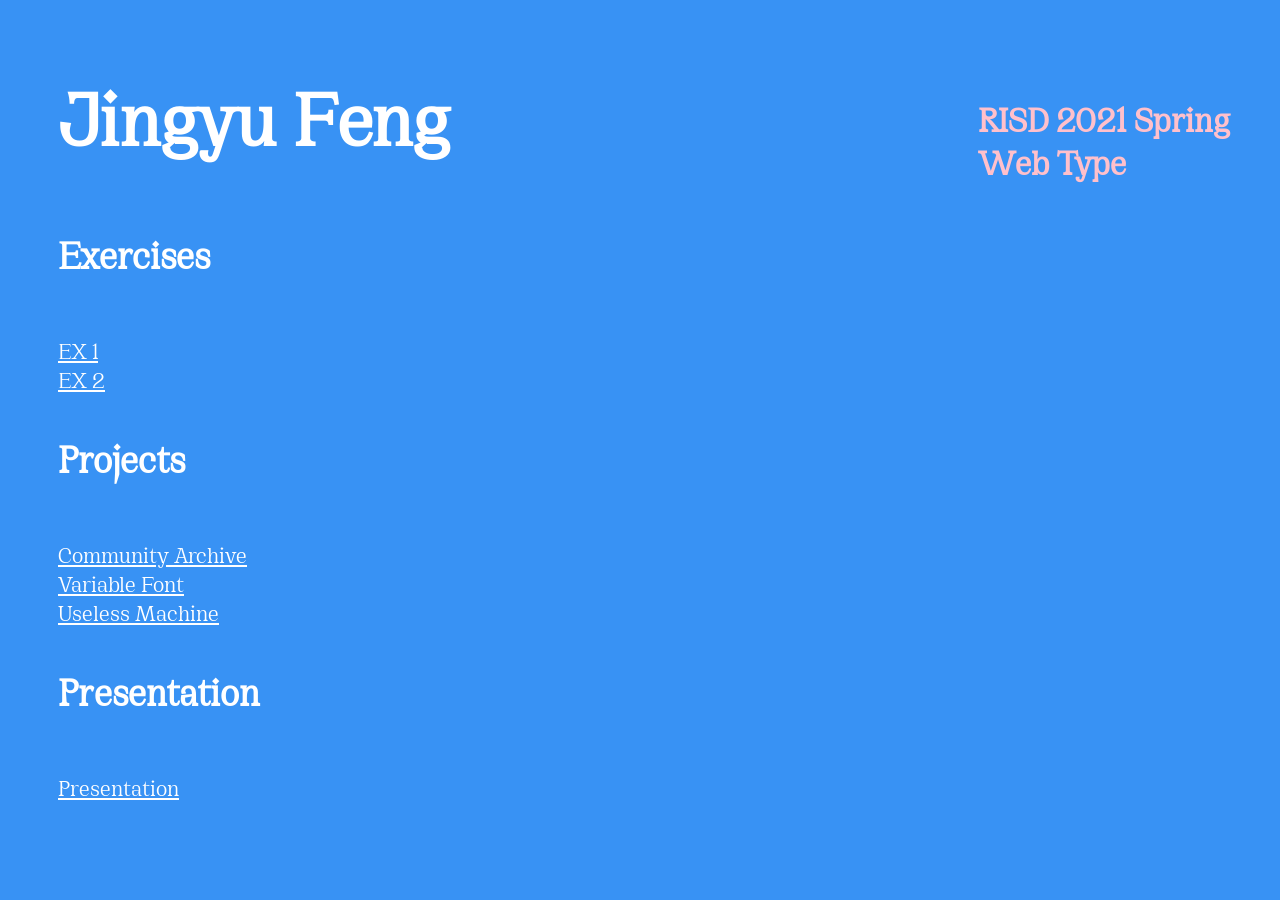
<file: index.html>
<!DOCTYPE html>
<html>
<head>
  <meta charset="utf-8" />
  <link rel="stylesheet" type="text/css" href="css/stylesheet.css" media="screen">
  <title>Jingyu's Web Type Class Site</title>
  <!-- this is where my meta-info lives, but won’t show up on the page itself-->
</head>
<body>
  <!-- this is where all my webpage stuff should go-->
  <section id="container">

    <!-- about me-->
    <h2 class="name">RISD 2021 Spring<br>Web Type</h2>
    <h1>Jingyu Feng</h1>


    <!-- links to my work -->
    <div id="exercises">
      <h3>Exercises</h3>
      <br><a href="Screen Shot 2021-03-04 at 3.03.00 PM.png">EX 1</a>
      <br><a href="ex2/css-letter.html">EX 2</a>
    </div>

    <div id="projects">
      <h3>Projects</h3>
      <br><a href="project1/index.html">Community Archive</a>
      <br><a href="project2/ripple.html">Variable Font</a>
      <br><a href="project3/diary.html">Useless Machine</a>
    </div>

    <div id="presentation">
      <h3>Presentation</h3>
      <br><a href="https://docs.google.com/presentation/d/13dmo2yZobOoLgWvWZWOnBvnzP2iiqyCunRcHgWbU8Yo/edit?usp=sharing">Presentation</a>
    </div>

  </section>
</body>
</html>
</file>
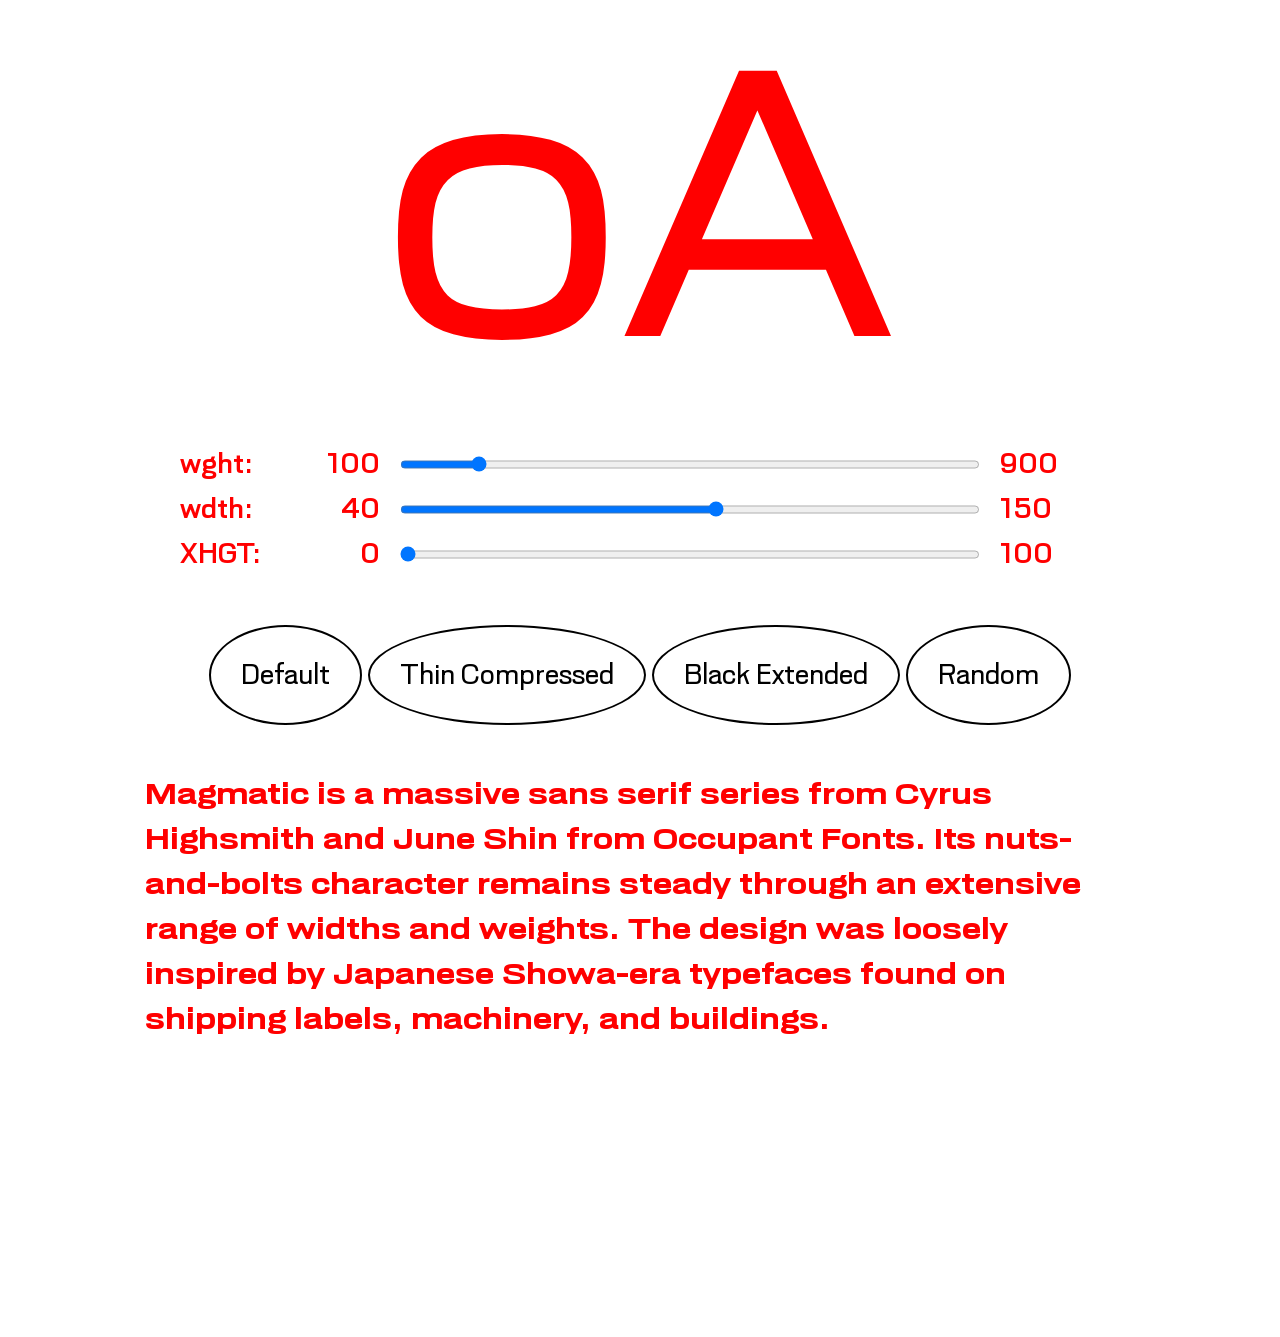
<file: project2/demo-week7/index.html>
<!DOCTYPE html>
<html lang="en">
    <head>
    	<meta http-equiv="x-ua-compatible" content="ie=edge">
        <meta charset="utf-8">
       	<meta name="viewport" content="width=device-width, initial-scale=1">
        <title>Variable Font + JavaScript Demo</title>
       	<link rel="stylesheet" type="text/css" href="style.css">

        <script src="https://code.jquery.com/jquery-3.6.0.min.js" integrity="sha256-/xUj+3OJU5yExlq6GSYGSHk7tPXikynS7ogEvDej/m4=" crossorigin="anonymous"></script>
        <script src="script.js"></script>

    </head>
    <body>
        <section id="intro" class="magmatic">
            <div id="bigletter">oA</div>
        </section>
        <section id="sliders">
            <ul>
                <li data-axes="wght">
                    <div class="range-name">wght</div>
                    <div class="min">100</div>
                    <input data-type="wght" class="range axis-range menu" type="range" min="100" max="900" value="200">
                    <div class="max">900</div>
                </li>
                <li data-axes="wdth">
                    <div class="range-name">wdth</div>
                    <div class="min">40</div>
                    <input data-type="wdth" class="range axis-range menu" type="range" min="40" max="150" value="100">
                    <div class="max">150</div>
                </li>
                <li data-axes="XHGT">
                    <div class="range-name">XHGT</div>
                    <div class="min">0</div>
                    <input data-type="XHGT" class="range axis-range menu" type="range" min="0" max="100" value="0">
                    <div class="max">100</div>
                </li>
            </ul>
        </section>
        <section id="buttons">
            <button id="default">Default</button>
            <button id="thincomp">Thin Compressed</button>
            <button id="blackext">Black Extended</button>
            <button id="random">Random</button>
        </section>
        <section id="content" class="magmatic">
            <p>
                Magmatic is a massive sans serif series from Cyrus Highsmith and June Shin from Occupant Fonts. Its nuts-and-bolts character remains steady through an extensive range of widths and weights. The design was loosely inspired by Japanese Showa-era typefaces found on shipping labels, machinery, and buildings.
            </p>
        </section>

    </body>
</html>
</file>
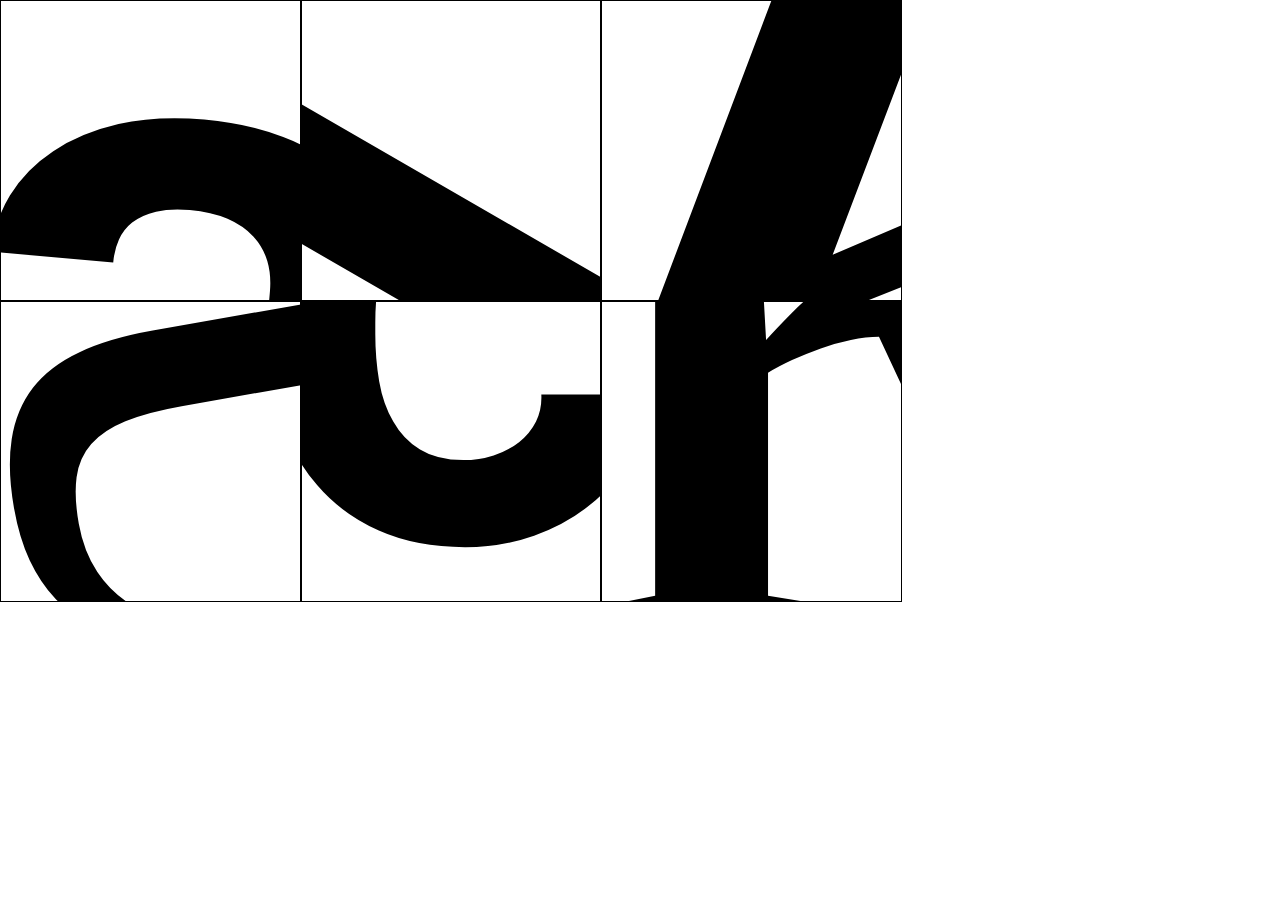
<file: ex2/css-letter.html>
<!DOCTYPE html>
<html>
<head>

    <link rel="stylesheet" type="text/css" href="stylesheet.css">
    <meta charset="utf-8"/>


  <link rel="preconnect" href="https://fonts.gstatic.com">
<link href="https://fonts.googleapis.com/css2?family=Roboto+Mono:wght@100&display=swap" rel="stylesheet">

<body>
        <div class="letter1">
          <span class="a">a</span>
        </div>
        <div class="letter2">
          <span class="c">c</span>
      </div>
      <div class="letter3">
        <span class="h">h</span>
      </div>
      <div class="letter4">
        <span class="r">r</span>
      </div>
      <div class="letter5">
        <span class="v">v</span>
      </div>
      <div class="letter6">
        <span class="n">n</span>
      </div>


</html>
</file>
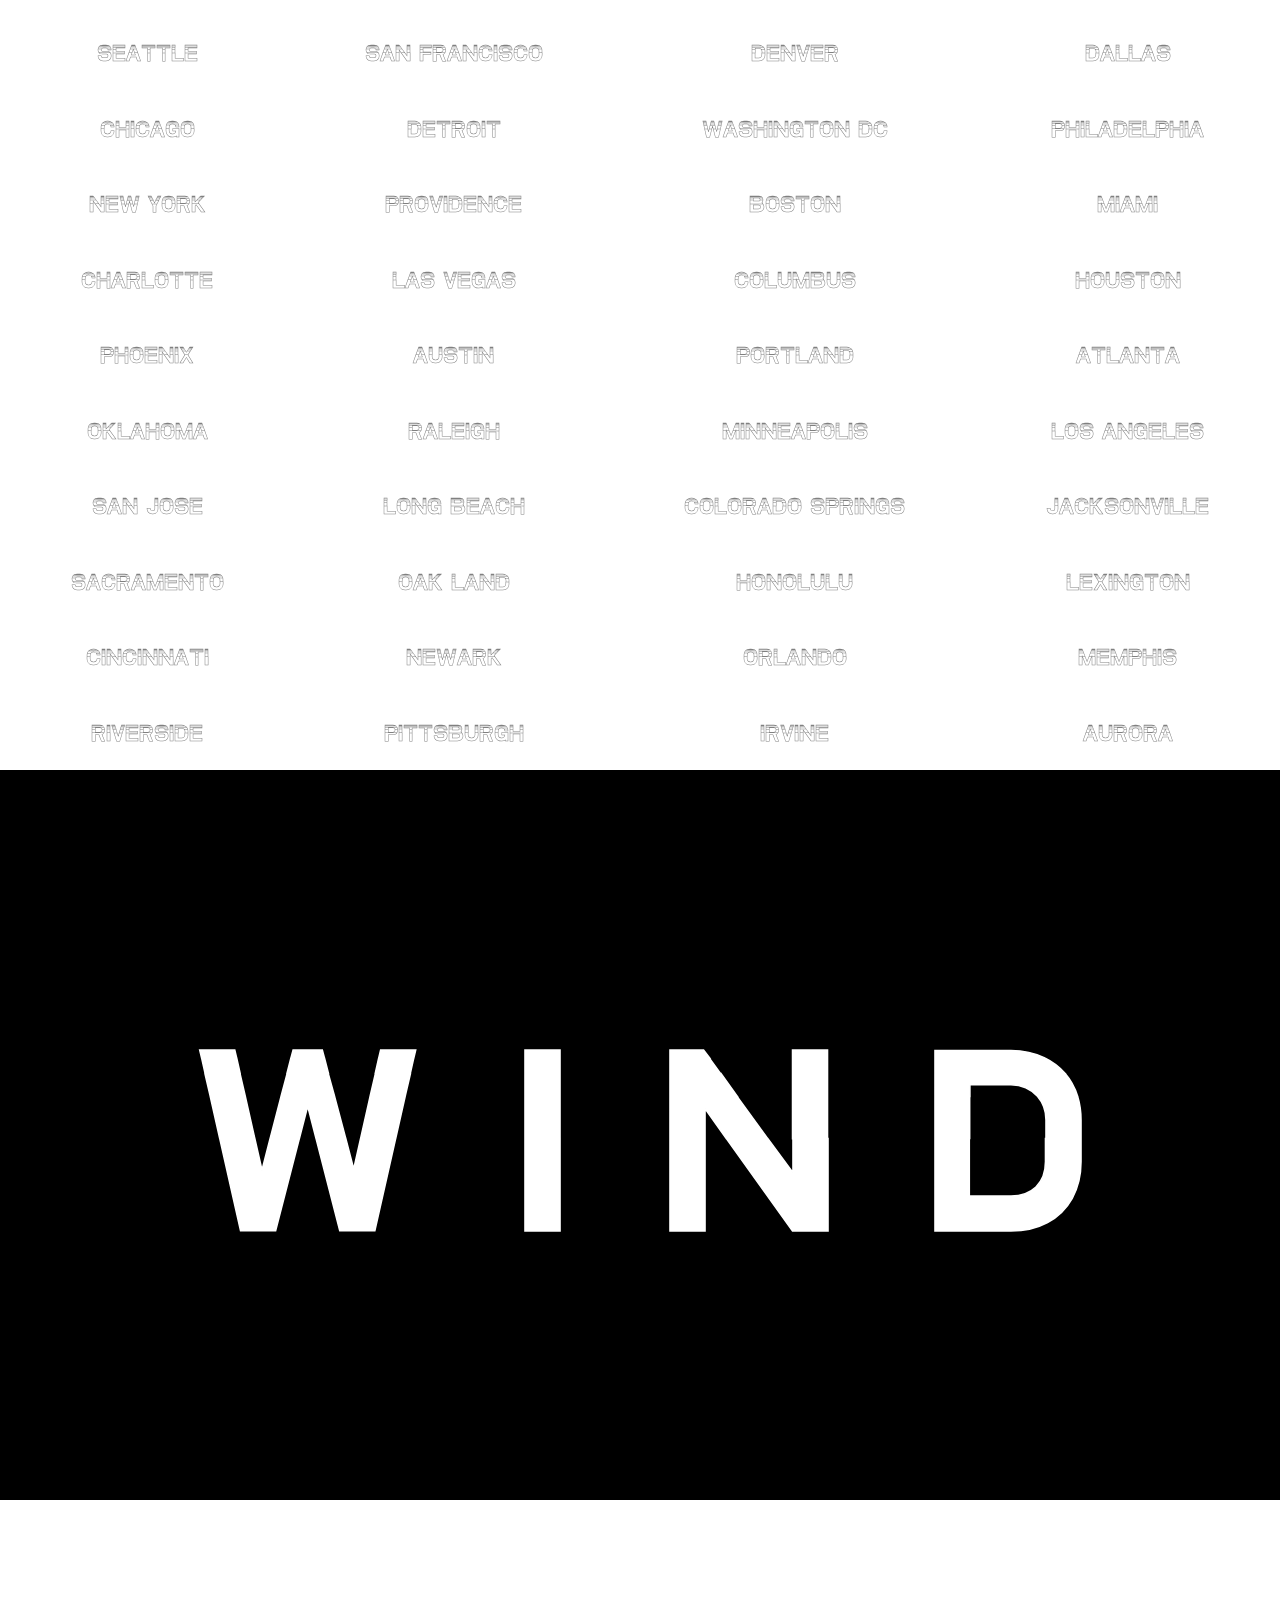
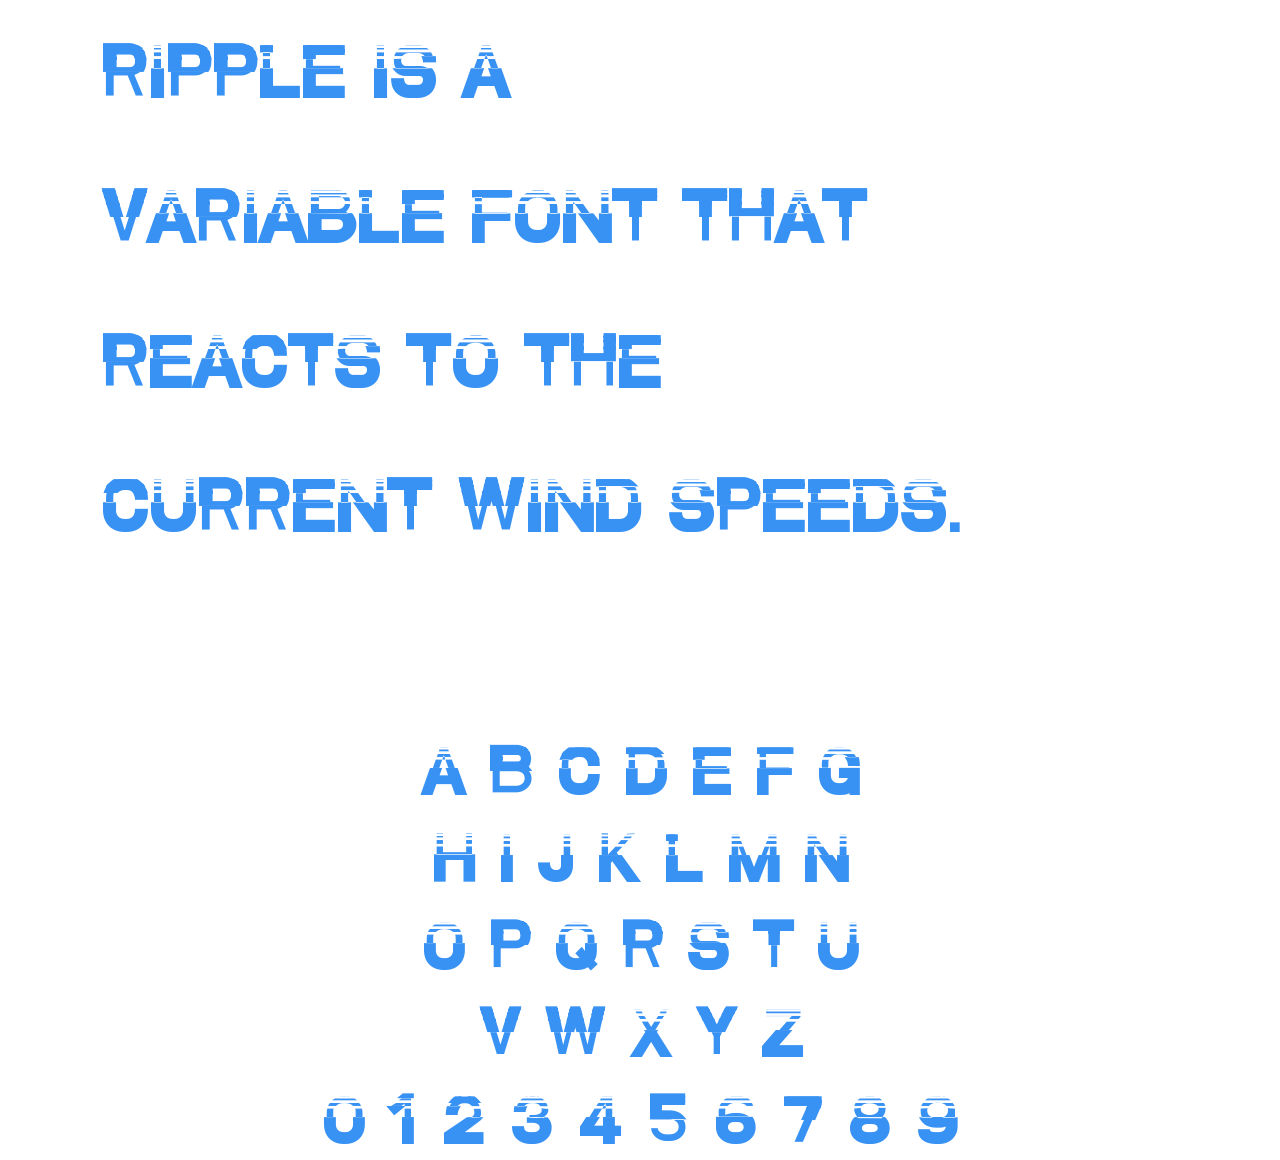
<file: project2/ripple.html>
<!DOCTYPE html>
<html>
<head>
  <meta charset="utf-8" />
  <link rel="stylesheet" type="text/css" href="css/stylesheet.css" media="screen">

  <script   src="https://code.jquery.com/jquery-3.6.0.min.js"   integrity="sha256-/xUj+3OJU5yExlq6GSYGSHk7tPXikynS7ogEvDej/m4="   crossorigin="anonymous"></script>
  <script src="script.js"></script>



  <title>Jingyu's Site</title>
  <!-- this is where my meta-info lives, but won’t show up on the page itself-->
</head>
<body>
  <!-- this is where all my webpage stuff should go-->


  <section id="main">

  <div class="highlight_s">SEATTLE</div>

  <div class="highlight_sf">SAN FRANCISCO</div>

  <div class="highlight_d">DENVER</div>

  <div class="highlight_da">DALLAS</div>

  <div class="highlight_ch">CHICAGO</div>

  <div class="highlight_de">DETROIT</div>

  <div class="highlight_wa">WASHINGTON DC</div>

  <div class="highlight_ph">PHILADELPHIA</div>
  <div class="highlight_ny">NEW YORK</div>

  <div class="highlight">PROVIDENCE</div>

  <div class="highlight_bo">BOSTON</div>
  <div class="highlight_mi">MIAMI</div>
   <div class="highlight_ch">CHARLOTTE</div>
   <div class="highlight_lv">LAS VEGAS</div>
   <div class="highlight_columbus">COLUMBUS</div>
   <div class="highlight_sanjose">HOUSTON</div>
   <div class="highlight_neworleans">PHOENIX</div>
   <div class="highlight_austin">AUSTIN</div>
    <div class="highlight_portland">PORTLAND</div>
    <div class="highlight_atlanta">ATLANTA</div>
    <div class="highlight_oklahoma">OKLAHOMA</div>
    <div class="highlight_raleigh">RALEIGH</div>
    <div class="highlight_min">MINNEAPOLIS</div>
    <div class="highlight_la">LOS ANGELES</div>
    <div class="highlight_sj">SAN JOSE</div>
    <div class="highlight_long">LONG BEACH</div>
    <div class="highlight_cs">COLORADO SPRINGS</div>
    <div class="highlight_ja">JACKSONVILLE</div>
    <div class="highlight_sa">SACRAMENTO</div>
    <div class="highlight_oakland">OAK LAND</div>
    <div class="highlight_honolulu">HONOLULU</div>
    <div class="highlight_lexington">LEXINGTON</div>
    <div class="highlight_cin">CINCINNATI</div>
    <div class="highlight_newark">NEWARK</div>
    <div class="highlight_orlando">ORLANDO</div>
    <div class="highlight_mem">MEMPHIS</div>
    <div class="highlight_riverside">RIVERSIDE</div>
    <div class="highlight_pit">PITTSBURGH</div>
    <div class="highlight_ir">IRVINE</div>
    <div class="highlight_au">AURORA</div>

  </section>



<!-- <div id="NW"></div>
<div class="NE" id="NE"></div>
<div id="SW"></div>
<div id="SE"></div> -->

<section id="specimen" class="RIPPLE">
    <div id="letter_row1">W</div>
    <div id="letter_row2">I</div>
    <div id="letter_row3">N</div>
    <div id="letter_row4">D</div>
</section>
<h1 class="animated">RIPPLE IS A<br> VARIABLE FONT THAT<br> REACTS TO THE<br> CURRENT WIND SPEEDS.</h1>
<h2 class="animated">A B C D E F G<br> H I J K L M N<br>O P Q R S T U<br>V W X Y Z<br> 0 1 2 3 4 5 6 7 8 9</h2>


<!--<section id="intro" class="RIPPLE">
  <div id="dominant">A B C D E F G<br>H I J K L M N<br>O P Q R S T U<br>V W X Y Z<br>0 1 2 3 4 5 6 7 8 9</div>
</section>


<section id="sliders">
    <ul>
        <li data-axes="hght">
            <div class="range-name">height</div>
            <div class="min">0></div>
            <input data-slidertype="hght" class="range axis-range menu" type="range" min="100" max="1400" value="100">
            <div class="max">16></div>
        </li>
    </ul>
</section>
-->


</section>
</body>
</html>
</file>
<file: css/stylesheet.css>
@font-face {
    font-family: 'cirkaregular';
    src: url('../project1/fonts/Cirka-Regular.ttf') format('truetype');
    font-weight: normal;
    font-style: normal;

}

html, body{
  background-color: #3892f4;
}
h1, h3, a, h2{
  font-family: 'cirkaregular';
  margin-left: 50px;
  text-align: left;
  color: white;
}
h1{
  font-size: 60pt;
}
h2{
  font-size: 27pt;
}
h3{
  font-size: 30pt;
}
a{
  font-size: 18pt;
}
a:link, a:visited{
  color:white;
}
a:hover {
    color: pink;
}
.name{
  position: absolute;
  right: 50px;
  color: pink;
}
</file>
<file: project2/demo-week7/style.css>
*{
	margin: 0;
	padding: 0;
	box-sizing: border-box;
}

@font-face {
  font-family: 'Magmatic';
  src: url('fonts/magmatic-vf.woff2') format('woff2-variations'),
  url('fonts/magmatic-vf.woff') format('woff-variations'),
  url('fonts/magmatic-vf.ttf') format('truetype-variations');
}

:root{
	--wght: 300;
	--wdth: 120;
	--XHGT: 100;

	--color: red;
}
body{
	font-family: 'Magmatic', sans-serif;
	font-style: normal;
	font-size: 30px;
	line-height: 1.5;
	margin-bottom: 4rem;
	color:  var(--color);
}

.magmatic, .magmatic *{
	font-variation-settings: 'wght' var(--wght),'wdth' var(--wdth), 'XHGT' var(--XHGT);
}

section{
	margin: 3rem 0;
}


#intro{
	font-size:30vw;
	line-height: 0.9;
	text-align: center;
}

#content{
	width: 33em;
	height: 500px;
	margin: auto;

}
p{
  	--wght: 600;
}
/*#content p{
	transition: font-variation-settings 400ms ease-in-out;
}

/*SLIDER STYLES*/

#sliders ul{
	margin: auto;
}
#sliders li{
	display: flex;
	justify-content: center;
}

.range-name, .min, .max{
	width: 100px;
}
.min{
	text-align: right;
}
.range-name::after{
	content: ': ';
}

input.axis-range{
	width: 580px;
	margin: 0 20px;
}


/*BUTTON STYLES*/

#buttons{
	text-align: center;
}
button{
	font-family: 'Magmatic', sans-serif;
	font-variation-settings: 'wght' 300,'wdth' 100, 'XHGT' 0;
	font-size: 1em;
	background: white;
	border-radius: 50%;
	outline: none;
	border: 2px solid black;
	padding: 1em;
}
button:hover{
	color: blue;
	cursor: pointer;
}
</file>
<file: ex2/stylesheet.css>
body {
  background-color: white;
  background-size: cover;
  }
  *{
  margin: 0;
  padding: 0;
  color: black;
}

.letter1{
  position: relative;
  width: 300px;
  height: 300px;
  border: 1px solid black;
  overflow: hidden;
}

.a {
  font-family: 'Roboto Mono', monospace;
  font-weight: bold;
  position: absolute;
  top: -340px;
  left: -70px;
  font-size: 900px;
  transform: rotate(5deg);
}

.letter2{
  position: absolute;
  top: 300px;
  left: 300px;
  width: 300px;
  height: 300px;
  border: 1px solid black;
  overflow: hidden;
}
.c{
  font-family: 'Roboto Mono', monospace;
  font-weight: bold;
  position: absolute;
  top: -600px;
  left: -80px;
  font-size: 800px;
}

.letter3{
  position: absolute;
  top: 0px;
  left: 300px;
  width: 300px;
  height: 300px;
  border: 1px solid black;
  overflow: hidden;
}
.h{
  font-family: 'Roboto Mono', monospace;
  font-weight: bold;
  position: absolute;
  top: -150px;
  left: -100px;
  font-size: 890px;
  transform: rotate(120deg);
}

.letter4{
  position: absolute;
  top: 300px;
  left: 600px;
  width: 300px;
  height: 300px;
  border: 1px solid black;
  overflow: hidden;
}
.r {
  font-family: font-family: 'Noto Sans TC', sans-serif;
  font-weight: bold;
  position: absolute;
  top: -400px;
  left: -15px;
  font-size: 800px;
}

.letter5{
  position: absolute;
  top: 0px;
  left: 600px;
  width: 300px;
  height: 300px;
  border: 1px solid black;
  overflow: hidden;
}
.v {
  font-family: 'Redressed', cursive;
  font-weight: bold;
  position: absolute;
  top: -558px;
  left: 63px;
  font-size: 1098px;
  transform: rotate(45deg);
}

.letter6{
  position: absolute;
  top: 300px;
  left: 0px;
  width: 300px;
  height: 300px;
  border: 1px solid black;
  overflow: hidden;
}
.n{
  font-family: 'Noto Sans TC', sans-serif;
  font-weight: light;
  position: absolute;
  top: -300px;
  left: -60px;
  font-size: 900px;
  transform: rotateZ(260deg);
}
</file>
<file: project2/css/stylesheet.css>
@font-face{
  font-family:'RIPPLE';
  src: url('../fonts/RIPPLE.ttf') format('truetype-variations');
}

:root{
  --hght: 100;
}


.RIPPLE, .RIPPLE *{
  font-variation-settings: 'hght' var(--hght);
}

html, body { background-color: white; height:100%; margin:0; padding:0 }

/*#ALL { display:block; width:100%;  height:100%; background:#f6f7eb; float: left;}*/
#NW { display:block; width:50%;   height:50%;   background:#f2f2f2; float:left; }
#NE { display:block; width:50%; height:50%; left:50%; background-color:#3892f4;float:left;}
#SW { display:block; width:50%; height:50%;   background:#4d4d4d; float: left;}
#SE { display:block; width:50%;  height:50%; left: 50%; background:#daef18; float: left;}


#sliders{
  position:relative; display: block;
}
body{
  font-family:"RIPPLE";
  position:relative;
  display:block;
}


#content0 h1{
  font-family:'RIPPLE';
  /*font-variation-settings: 'hght' 200;*/
  font-style: normal;
  font-size: 400px;
  line-height: 0.5;
  color: transparent;
  -webkit-text-stroke: 1px black;
  --hght: 600;
}

.button
{
  display: inline-block;
  margin-left: 30px;
}

#W{
  font-size: 8vw;
   color:white;
   -webkit-text-stroke: 1px white;
   opacity: transparent;
   line-height: 2;
   position:absolute;
   top: 40%;
   width: 98%;
   text-align: left;
   margin-left: 20pt;
}

#E{
  font-size: 8vw;
   color:white;
   -webkit-text-stroke: 1px white;
   opacity: transparent;
   line-height: 2;
   position:absolute;
   top: 40%;
   width: 98%;
   text-align: right;
}

#content1 h1{
  font-family:'RIPPLE';
  display:block;
  /*font-variation-settings: 'hght' 200;*/
  font-style: normal;
  font-size: 400px;
  line-height: 0.5;
  color: transparent;
  -webkit-text-stroke: 1px black;
  --hght: 200;
}
h2{
  color:red;
}

@media screen and (min-width: 1000px){
.highlight, .highlight_s, .highlight_sf, .highlight_d, .highlight_da, .highlight_ch, .highlight_de, .highlight_wa, .highlight_ph, .highlight_bo, .highlight_ny, .highlight_mi
,.highlight_ch, .highlight_lv, .highlight_columbus, .highlight_sanjose, .highlight_neworleans, .highlight_austin, .highlight_portland, .highlight_atlanta, .highlight_oklahoma, .highlight_raleigh
, .highlight_min, .highlight_la, .highlight_sj, .highlight_long, .highlight_cs, .highlight_ja, .highlight_sa, .highlight_oakland, .highlight_honolulu, .highlight_lexington
, .highlight_cin, .highlight_newark, .highlight_orlando, .highlight_mem, .highlight_riverside, .highlight_pit, .highlight_ir, .highlight_au{
   margin: 0;
  font-size: 1.7vw;
  line-height: 2;
  padding-top: 16px;
  padding-bottom:16px;
text-align: center;
display: inline-block;
 -webkit-text-fill-color: white; /* Will override color (regardless of order) */
  -webkit-text-stroke-width: 0.5px;
  -webkit-text-stroke-color: grey;
}

#main{
  display: grid;
  grid-template-columns: auto auto auto auto;
  padding: 0;
  padding-top: 15px;
  background-color: white;
}
}

@media screen and (max-width: 1000px){
.highlight, .highlight_s, .highlight_sf, .highlight_d, .highlight_da, .highlight_ch, .highlight_de, .highlight_wa, .highlight_ph, .highlight_bo, .highlight_ny, .highlight_mi
,.highlight_ch, .highlight_lv, .highlight_columbus, .highlight_sanjose, .highlight_neworleans, .highlight_austin, .highlight_portland, .highlight_atlanta, .highlight_oklahoma, .highlight_raleigh
, .highlight_min, .highlight_la, .highlight_sj, .highlight_long, .highlight_cs, .highlight_ja, .highlight_sa, .highlight_oakland, .highlight_honolulu, .highlight_lexington
, .highlight_cin, .highlight_newark, .highlight_orlando, .highlight_mem, .highlight_riverside, .highlight_pit, .highlight_ir, .highlight_au{
   margin: 0;
  font-size: 2vw;
  line-height: 2;
  padding-top: 12px;
  padding-bottom:12px;
text-align: center;
display: inline-block;
 -webkit-text-fill-color: white; /* Will override color (regardless of order) */
  -webkit-text-stroke-width: 0.5px;
  -webkit-text-stroke-color: grey;
}
#main{

  display: grid;
  grid-template-columns: auto auto;
  background-color: white;
  padding: 0;
    padding-top: 15px;
}
}




/*.highlight_sf{
  grid-column-start: 2;
  grid-column-end: 4;
}*/





h1{
  color: #3892f4;
  font-size: 5.5vw;
  line-height: 2;
  margin-top: 100px;
  margin-left: 100px;
  display: block;
  font-variation-settings: 'hght' 200;
  animation: breathe 4000ms infinite forwards;
}
@keyframes breathe {
  60% {
    font-variation-settings: 'hght' 1400;
  }

  100% {
    font-variation-settings: 'hght' 100;
  }
}

h2{
  /*background-color: orangered;*/
  color: #3892f4;
  font-size: 5vw;
  line-height: 1.3;
  padding-top: 100px;
  text-align: center;
  display: block;
  font-variation-settings: 'hght' 200;
  animation: breathe 8000ms infinite forwards;
}
@keyframes breathe {
  60% {
    font-variation-settings: 'hght' 1400;
  }

  100% {
    font-variation-settings: 'hght' 100;
  }
}
#intro{
  font-size: 100pt;
  line-height: 1;
  text-align: center;
  color: transparent;
  background-color: white;
  /*background-color:#3892f4;*/
  -webkit-text-stroke: 2px white;
  line-height: 2;
  position:relative;
}

.range axis-range menu{
  -webkit-appearance: none;
  width: 200px;
  height: 25px;
  background: red;
  outline: none;
}
br{
  content:"";
  margin: 4px;
  display: block;
}

#specimen{
  font-size: 19vw;
  text-align: center;
  color: white;
/*  color: #f6f7eb;*/
  /*-webkit-text-stroke: #c9c597;*/
  -webkit-text-stroke-width: 1.2pt;
  line-height: 3;
  background-color: black;
}
#letter_row1{
  transition: font-variation-settings 400ms ease-in-out;
  display: inline-block;
  margin-top: 70px;
  padding-top: 30px;
  line-height: 2;
}

#letter_row1:hover{
  font-variation-settings: 'hght' 1400;
}
#letter_row2{
  transition: font-variation-settings 400ms ease-in-out;
  display: inline-block;
}
#letter_row2:hover{
  font-variation-settings: 'hght' 1400;
}
#letter_row3{
  transition: font-variation-settings 400ms ease-in-out;
  display: inline-block;
}
#letter_row3:hover{
  font-variation-settings: 'hght' 1400;
}
#letter_row4{
  transition: font-variation-settings 400ms ease-in-out;
  display: inline-block;
}
#letter_row4:hover{
  font-variation-settings: 'hght' 1400;
}
#letter_row5{
  transition: font-variation-settings 400ms ease-in-out;
  display: inline-block;
}
#letter_row5:hover{
  font-variation-settings: 'hght' 1400;
}
</file>
